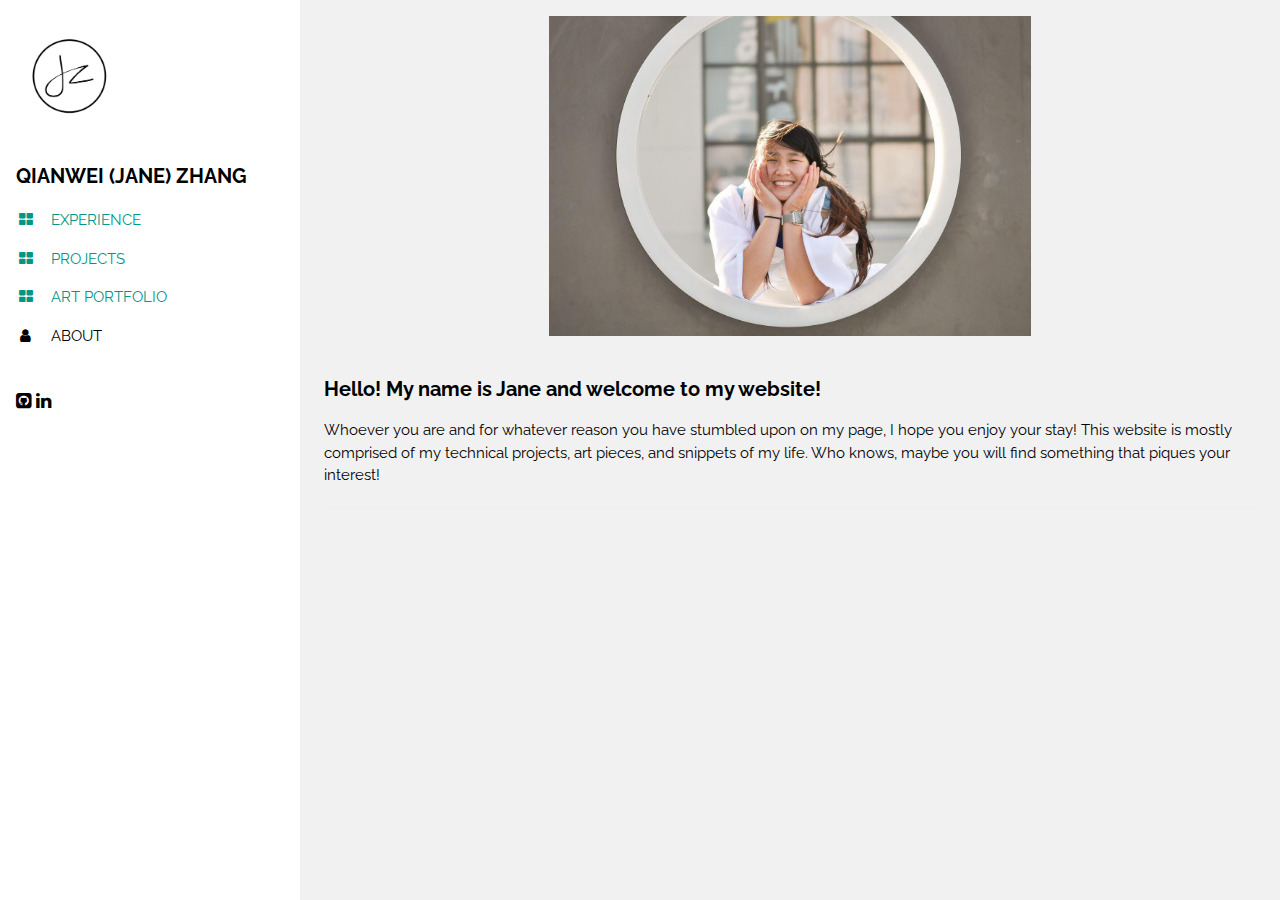
<file: index.html>
<!DOCTYPE html>
<html>
<head>
<title>Jane Zhang Personal Website</title>
<meta charset="UTF-8">
<meta name="viewport" content="width=device-width, initial-scale=1">
<link rel="stylesheet" href="https://www.w3schools.com/w3css/4/w3.css">
<link rel="stylesheet" href="https://fonts.googleapis.com/css?family=Raleway">
<link rel="stylesheet" href="https://cdnjs.cloudflare.com/ajax/libs/font-awesome/4.7.0/css/font-awesome.min.css">
<link rel="stylesheet" href="styles.css">
<style>
body,h1,h2,h3,h4,h5,h6 {font-family: "Raleway", sans-serif}
</style>
</head>
<body class="w3-light-grey w3-content" style="max-width:1600px">

<!-- Sidebar/menu -->
<nav class="w3-sidebar w3-collapse w3-white w3-animate-left" style="z-index:3;width:300px;" id="mySidebar"><br>
  <div class="w3-container">
    <a href="#" onclick="w3_close()" class="w3-hide-large w3-right w3-jumbo w3-padding w3-hover-grey" title="close menu">
      <i class="fa fa-remove"></i>
    </a>
    <a href="home.html"><img src="images/home_logo.png" style="width:40%;" class="w3-round" ></a><br><br>
    <h4><b>QIANWEI (JANE) ZHANG</b></h4>
  </div>
  <div class="w3-bar-block">
    <a href="experience.html" onclick="w3_close()" class="w3-bar-item w3-button w3-padding w3-text-teal"><i class="fa fa-th-large fa-fw w3-margin-right"></i>EXPERIENCE</a> 
    <a href="projects.html" onclick="w3_close()" class="w3-bar-item w3-button w3-padding w3-text-teal"><i class="fa fa-th-large fa-fw w3-margin-right"></i>PROJECTS</a> 
    <a href="art_portfolio.html" onclick="w3_close()" class="w3-bar-item w3-button w3-padding w3-text-teal"><i class="fa fa-th-large fa-fw w3-margin-right"></i>ART PORTFOLIO</a> 
    <a href="about_me.html" onclick="w3_close()" class="w3-bar-item w3-button w3-padding"><i class="fa fa-user fa-fw w3-margin-right"></i>ABOUT<MEnu></MEnu></a> 
  </div>
  <div class="w3-panel w3-large">
    <a href="https://github.com/janezhang10"><i class="fa fa-github-square w3-hover-opacity" ></i></a>
    <a href="https://www.linkedin.com/in/qianwei-z/"><i class="fa fa-linkedin w3-hover-opacity" ></i></a>
  </div>
</nav>

<!-- Overlay effect when opening sidebar on small screens -->
<div class="w3-overlay w3-hide-large w3-animate-opacity" onclick="w3_close()" style="cursor:pointer" title="close side menu" id="myOverlay"></div>

<!-- !PAGE CONTENT! -->
<div class="w3-main" style="margin-left:300px">
  <span class="w3-button w3-hide-large w3-xxlarge w3-hover-text-grey" onclick="w3_open()"><i class="fa fa-bars"></i></span>
  <!-- Images of Me -->
  <div class="w3-row-padding w3-padding-16" id="about">
    <div style="display:block; margin-left:auto; margin-right:auto; width:50%">
      <img src="images/portrait.jpg" alt="Professional Headshot" style="width:100%">
    </div>
  </div>

  <div class="w3-container w3-padding-large">
    <h4><b>Hello! My name is Jane and welcome to my website!</b></h4>
    <p>Whoever you are and for whatever reason you have stumbled upon on my page, I hope you enjoy your stay! This website is mostly comprised of my technical projects, art pieces, and snippets of my life. Who knows, maybe you will find something that piques
      your interest!</p>
    <hr>
  </div>

<!-- End page content -->
</div>

<script>
// Script to open and close sidebar
function w3_open() {
    document.getElementById("mySidebar").style.display = "block";
    document.getElementById("myOverlay").style.display = "block";
}
 
function w3_close() {
    document.getElementById("mySidebar").style.display = "none";
    document.getElementById("myOverlay").style.display = "none";
}
</script>

<!-- <footer class="w3-container w3-padding-32 w3-dark-grey">
  <div class="w3-row-padding">
  </div>
</footer> -->

</body>
</html>
</file>
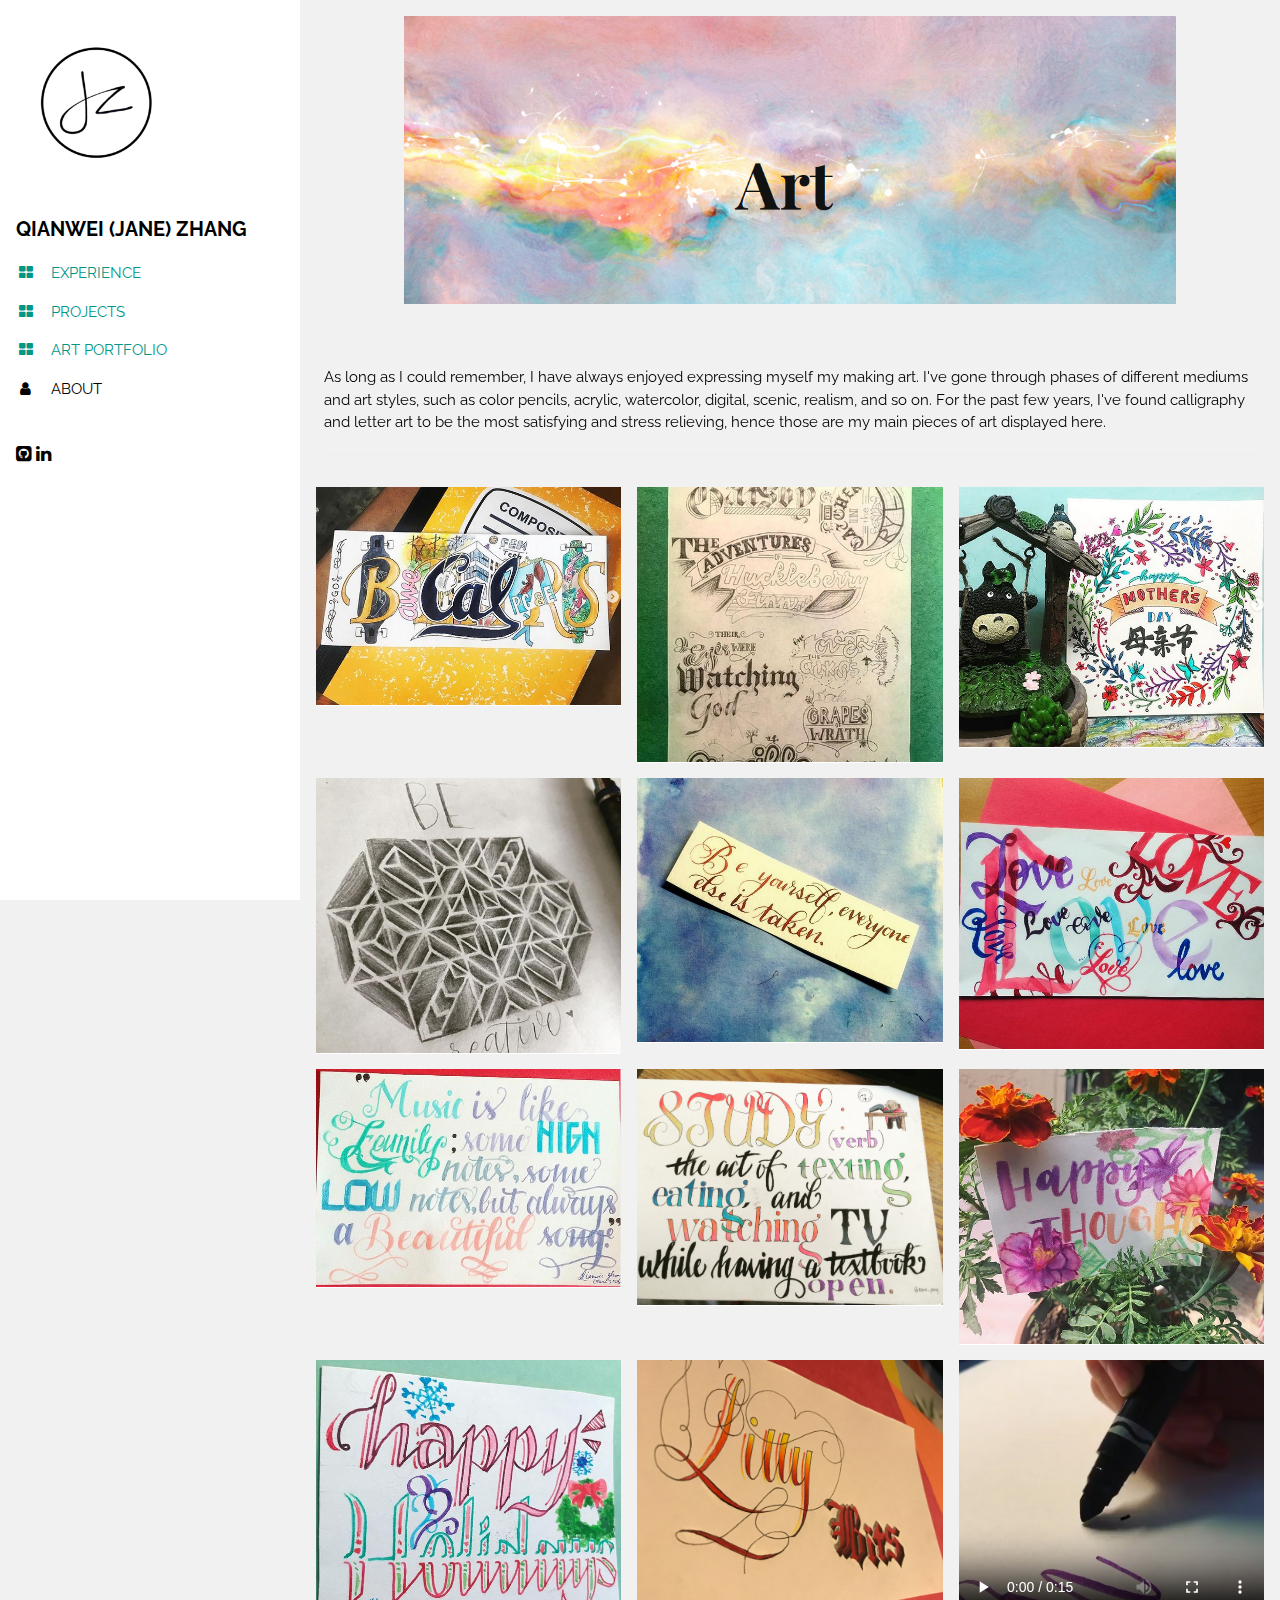
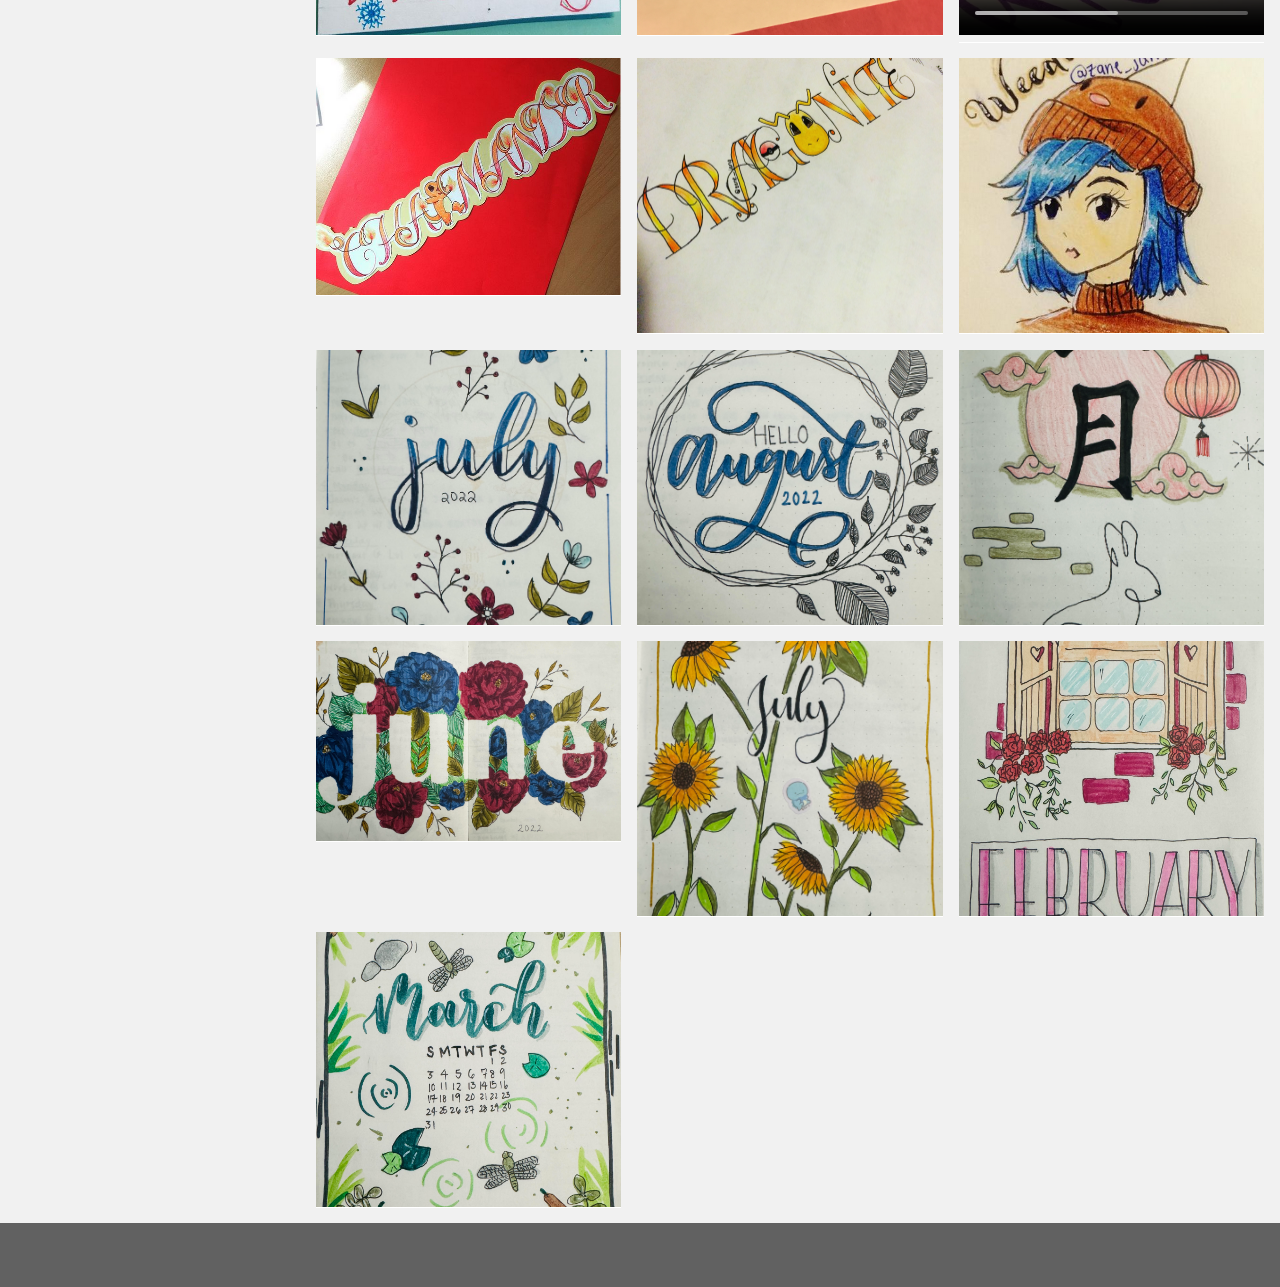
<file: art_portfolio.html>
<!DOCTYPE html>
<html>
<head>
<title>Jane Zhang Personal Website</title>
<meta charset="UTF-8">
<meta name="viewport" content="width=device-width, initial-scale=1">
<link rel="stylesheet" href="https://www.w3schools.com/w3css/4/w3.css">
<link rel="stylesheet" href="https://fonts.googleapis.com/css?family=Raleway">
<link rel="stylesheet" href="https://cdnjs.cloudflare.com/ajax/libs/font-awesome/4.7.0/css/font-awesome.min.css">
<link rel="stylesheet" href="styles.css">
<style>
body,h1,h2,h3,h4,h5,h6 {font-family: "Raleway", sans-serif}
</style>
</head>
<body class="w3-light-grey w3-content" style="max-width:1600px">

<!-- Sidebar/menu -->
<nav class="w3-sidebar w3-collapse w3-white w3-animate-left" style="z-index:3;width:300px;" id="mySidebar"><br>
  <div class="w3-container">
    <a href="#" onclick="w3_close()" class="w3-hide-large w3-right w3-jumbo w3-padding w3-hover-grey" title="close menu">
      <i class="fa fa-remove"></i>
    </a>
    <a href="index.html"><img src="images/home_logo.png" style="width:60%;" class="w3-round" ></a><br><br>
    <h4><b>QIANWEI (JANE) ZHANG</b></h4>
  </div>
  <div class="w3-bar-block">
    <a href="experience.html" onclick="w3_close()" class="w3-bar-item w3-button w3-padding w3-text-teal"><i class="fa fa-th-large fa-fw w3-margin-right"></i>EXPERIENCE</a> 
    <a href="projects.html" onclick="w3_close()" class="w3-bar-item w3-button w3-padding w3-text-teal"><i class="fa fa-th-large fa-fw w3-margin-right"></i>PROJECTS</a> 
    <a href="art_portfolio.html" onclick="w3_close()" class="w3-bar-item w3-button w3-padding w3-text-teal"><i class="fa fa-th-large fa-fw w3-margin-right"></i>ART PORTFOLIO</a> 
    <a href="about_me.html" onclick="w3_close()" class="w3-bar-item w3-button w3-padding"><i class="fa fa-user fa-fw w3-margin-right"></i>ABOUT<MEnu></MEnu></a> 
  </div>
  <div class="w3-panel w3-large">
    <a href="https://github.com/janezhang10"><i class="fa fa-github-square w3-hover-opacity" ></i></a>
    <a href="https://www.linkedin.com/in/qianwei-z/"><i class="fa fa-linkedin w3-hover-opacity" ></i></a>
  </div>
</nav>

<!-- Overlay effect when opening sidebar on small screens -->
<div class="w3-overlay w3-hide-large w3-animate-opacity" onclick="w3_close()" style="cursor:pointer" title="close side menu" id="myOverlay"></div>

<!-- !PAGE CONTENT! -->
<div class="w3-main" style="margin-left:300px">
  
  <span class="w3-button w3-hide-large w3-xxlarge w3-hover-text-grey" onclick="w3_open()"><i class="fa fa-bars"></i></span>
  
  <div class="w3-row-padding w3-padding-16" id="about">
    <div style="display:block; margin-left:auto; margin-right:auto; width:80%">
      <img src="images/art_back.png" alt="art header" style="width:100%">
    </div>
  </div>

  <div class="w3-container w3-padding-large">
    
    <p>As long as I could remember, I have always enjoyed expressing myself my making art. I've gone through phases of
      different mediums and art styles, such as color pencils, acrylic, watercolor, digital, scenic, realism, and so on.
      For the past few years, I've found calligraphy and letter art to be the most satisfying and stress relieving, hence
      those are my main pieces of art displayed here.
    </p>
    <hr>
  </div>

  <div class="w3-row-padding">
    <div class="w3-third w3-container w3-margin-bottom">
      <img src="images/cal.png" alt="cal" class="art-card-image">
      <div class="w3-container w3-white">
        <!-- <p><b>Art</b></p>
        <p>I mostly do calligraphy and lettering but every once in a while I also explore other categories such as abstract and cartoon.
          I am mostly self taught and I learn by looking at online guides and watching process videos.</p> -->
      </div>
    </div>
    <div class="w3-third w3-container w3-margin-bottom">
      <img src="images/apeng.png" alt="AP English books" class="art-card-image">
      <div class="w3-container w3-white">
      </div>
    </div>
    <div class="w3-third w3-container">
      <img src="images/mothers_day.png" alt="mothers day" class="art-card-image">
      <div class="w3-container w3-white">
       </div>
    </div>
  </div>

  <div class="w3-row-padding">
    <div class="w3-third w3-container  w3-margin-bottom" >
      <img src="images/be_creative.png" alt="be creative" class="art-card-image">
      <div class="w3-container w3-white">
      </div>
    </div>

    <div class="w3-third w3-container  w3-margin-bottom" >
      <img src="images/be_yourself.png" alt="be yourself" class="art-card-image">
      <div class="w3-container w3-white">
      </div>
    </div>

    <div class="w3-third w3-container  w3-margin-bottom" >
      <img src="images/love.png" alt="love" class="art-card-image">
      <div class="w3-container w3-white">
      </div>
    </div>
  </div>

  <div class="w3-row-padding">
    <div class="w3-third w3-container  w3-margin-bottom" >
      <img src="images/music.png" alt="music quote" class="art-card-image">
      <div class="w3-container w3-white">
      </div>
    </div>

    <div class="w3-third w3-container  w3-margin-bottom" >
      <img src="images/study.JPG" alt="study quote" class="art-card-image">
      <div class="w3-container w3-white">
      </div>
    </div>

    <div class="w3-third w3-container  w3-margin-bottom" >
      <img src="images/happy_thought.png" alt="happy thoughts" class="art-card-image">
      <div class="w3-container w3-white">
      </div>
    </div>
  </div>

  <div class="w3-row-padding">
    <div class="w3-third w3-container  w3-margin-bottom" >
      <img src="images/happy_holiday.png" alt="happy holiday" class="art-card-image">
      <div class="w3-container w3-white">
      </div>
    </div>

    <div class="w3-third w3-container  w3-margin-bottom" >
      <img src="images/litty.JPG" alt="litty bits" class="art-card-image">
      <div class="w3-container w3-white">
      </div>
    </div>

    <div class="w3-third w3-container  w3-margin-bottom" >
      <video autoplay loop controls class="art-card-image">
        <source src="images/magn.mp4" type="video/mp4"/>
      </video>
      <div class="w3-container w3-white">
      </div>
    </div>
  </div>

  <div class="w3-row-padding">
    <div class="w3-third w3-container  w3-margin-bottom" >
      <img src="images/charmander.png" alt="charmander" class="art-card-image">
      <div class="w3-container w3-white">
      </div>
    </div>

    <div class="w3-third w3-container  w3-margin-bottom" >
      <img src="images/dragonite.JPG" alt="dragonite" class="art-card-image">
      <div class="w3-container w3-white">
      </div>
    </div>

    <div class="w3-third w3-container  w3-margin-bottom" >
      <img src="images/weedle.png" alt="weedle" class="art-card-image">
      <div class="w3-container w3-white">
      </div>
    </div>
  </div>

  <div class="w3-row-padding">
    <div class="w3-third w3-container  w3-margin-bottom" >
      <img src="images/july2022.jpg" alt="june 2022" class="art-card-image">
      <div class="w3-container w3-white">
      </div>
    </div>

    <div class="w3-third w3-container  w3-margin-bottom" >
      <img src="images/aug2022.jpg" alt="august 2022" class="art-card-image">
      <div class="w3-container w3-white">
      </div>
    </div>

    <div class="w3-third w3-container  w3-margin-bottom" >
      <img src="images/jan2023.jpg" alt="january 2023" class="art-card-image">
      <div class="w3-container w3-white">
      </div>
    </div>
  </div>

  <div class="w3-row-padding">
    <div class="w3-third w3-container  w3-margin-bottom" >
      <img src="images/june2023.jpg" alt="june 2023" class="art-card-image">
      <div class="w3-container w3-white">
      </div>
    </div>

    <div class="w3-third w3-container  w3-margin-bottom" >
      <img src="images/july2023.jpg" alt="july 2023" class="art-card-image">
      <div class="w3-container w3-white">
      </div>
    </div>

    <div class="w3-third w3-container  w3-margin-bottom" >
      <img src="images/feb2024.jpg" alt="february 2024" class=" art-card-image">
      <div class="w3-container w3-white">
      </div>
    </div>
  </div>

  <div class="w3-row-padding">
    <div class="w3-third w3-container  w3-margin-bottom" >
      <img src="images/mar2024.jpg" alt="march 2024" class="art-card-image">
      <div class="w3-container w3-white">
      </div>
    </div>
  </div>
    
<!-- End page content -->
</div>

<script>
// Script to open and close sidebar
function w3_open() {
    document.getElementById("mySidebar").style.display = "block";
    document.getElementById("myOverlay").style.display = "block";
}
 
function w3_close() {
    document.getElementById("mySidebar").style.display = "none";
    document.getElementById("myOverlay").style.display = "none";
}
</script>

<footer class="w3-container w3-padding-32 w3-dark-grey">
  <div class="w3-row-padding">
  </div>
</footer>

</body>
</html>
</file>
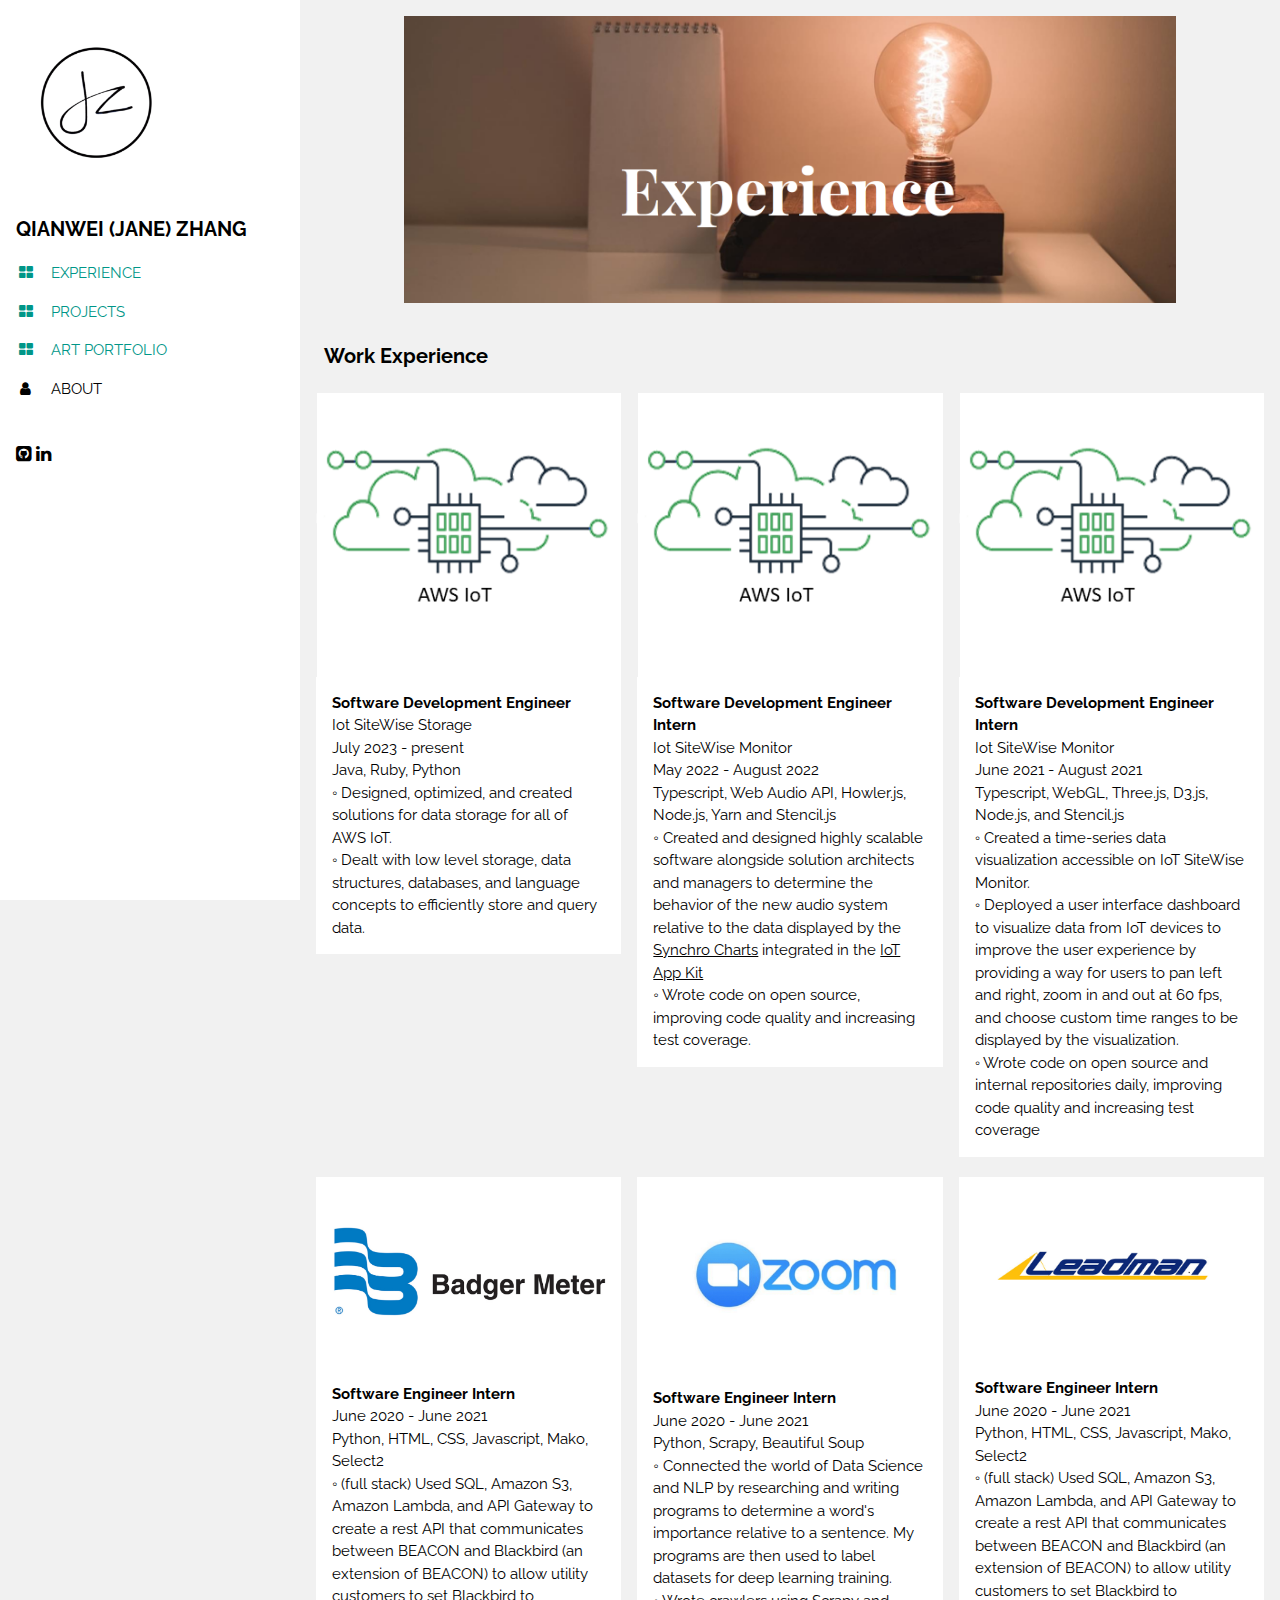
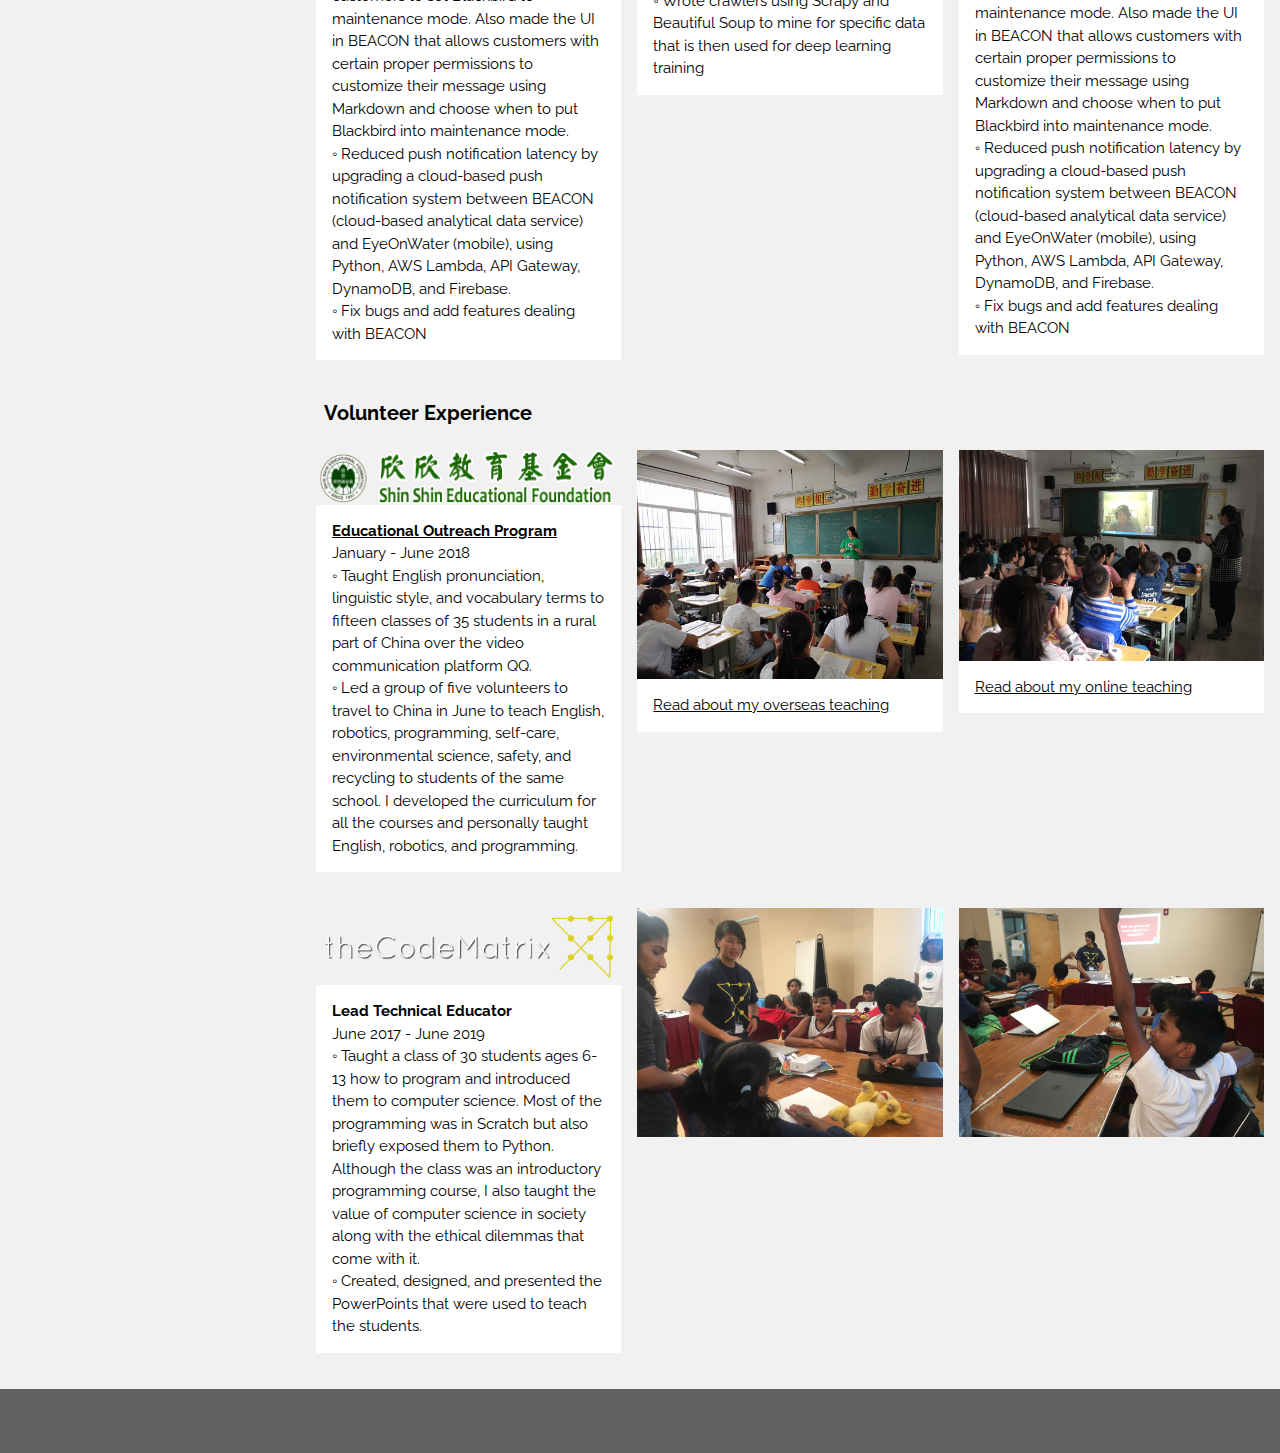
<file: classes.html>
<!DOCTYPE html>
<html>
<head>
<title>Jane Zhang Personal Website</title>
<meta charset="UTF-8">
<meta name="viewport" content="width=device-width, initial-scale=1">
<link rel="stylesheet" href="https://www.w3schools.com/w3css/4/w3.css">
<link rel="stylesheet" href="https://fonts.googleapis.com/css?family=Raleway">
<link rel="stylesheet" href="https://cdnjs.cloudflare.com/ajax/libs/font-awesome/4.7.0/css/font-awesome.min.css">
<link rel="stylesheet" href="styles.css">
<style>
body,h1,h2,h3,h4,h5,h6 {font-family: "Raleway", sans-serif}
</style>
</head>
<body class="w3-light-grey w3-content" style="max-width:1600px">

<!-- Sidebar/menu -->
<nav class="w3-sidebar w3-collapse w3-white w3-animate-left" style="z-index:3;width:300px;" id="mySidebar"><br>
  <div class="w3-container">
    <a href="#" onclick="w3_close()" class="w3-hide-large w3-right w3-jumbo w3-padding w3-hover-grey" title="close menu">
      <i class="fa fa-remove"></i>
    </a>
    <a href="home.html"><img src="images/home_logo.png" style="width:60%;" class="w3-round" ></a><br><br>
    <h4><b>QIANWEI (JANE) ZHANG</b></h4>
  </div>
  <div class="w3-bar-block">
    <a href="experience.html" onclick="w3_close()" class="w3-bar-item w3-button w3-padding w3-text-teal"><i class="fa fa-th-large fa-fw w3-margin-right"></i>EXPERIENCE</a> 
    <a href="projects.html" onclick="w3_close()" class="w3-bar-item w3-button w3-padding w3-text-teal"><i class="fa fa-th-large fa-fw w3-margin-right"></i>PROJECTS</a> 
    <a href="art_portfolio.html" onclick="w3_close()" class="w3-bar-item w3-button w3-padding w3-text-teal"><i class="fa fa-th-large fa-fw w3-margin-right"></i>ART PORTFOLIO</a> 
    <a href="about_me.html" onclick="w3_close()" class="w3-bar-item w3-button w3-padding"><i class="fa fa-user fa-fw w3-margin-right"></i>ABOUT<MEnu></MEnu></a> 
  </div>
  <div class="w3-panel w3-large">
    <a href="https://github.com/janezhang10"><i class="fa fa-github-square w3-hover-opacity" ></i></a>
    <a href="https://www.linkedin.com/in/qianwei-z/"><i class="fa fa-linkedin w3-hover-opacity" ></i></a>
  </div>
</nav>

<!-- Overlay effect when opening sidebar on small screens -->
<div class="w3-overlay w3-hide-large w3-animate-opacity" onclick="w3_close()" style="cursor:pointer" title="close side menu" id="myOverlay"></div>

<!-- !PAGE CONTENT! -->
<div class="w3-main" style="margin-left:300px">
  
  <span class="w3-button w3-hide-large w3-xxlarge w3-hover-text-grey" onclick="w3_open()"><i class="fa fa-bars"></i></span>
  
  <div class="w3-row-padding w3-padding-16" id="about">
    <div style="display:block; margin-left:auto; margin-right:auto; width:80%">
      <img src="images/exp_back.png" alt="work experience header" style="width:100%">
    </div>
  </div>

  <div class="w3-container w3-padding-large">
    <h4><b>Work Experience</b></h4>
  </div>

  <div class="w3-row-padding" style="margin-bottom: 20px;">
    <div class="w3-third w3-container w3-margin-bottom">
      <img src="images/aws_iot.png" alt="amazon web service logo" class="w3-hover-opacity card-image">
      <div class="w3-container w3-white">
        <p><b>Software Development Engineer</b><br>
          Iot SiteWise Storage<br>
          July 2023 - present<br>
          Java, Ruby, Python<br>
           ◦ Designed, optimized, and created solutions for data storage for all of AWS IoT.<br>
           ◦ Dealt with low level storage, data structures, databases, and language concepts to
          efficiently store and query data.
        </p>
      </div>
    </div>
    <div class="w3-third w3-container w3-margin-bottom">
      <img src="images/aws_iot.png" alt="amazon web service logo" class="w3-hover-opacity card-image">
      <div class="w3-container w3-white">
        <p><b>Software Development Engineer Intern</b><br>
          Iot SiteWise Monitor<br> 
          May 2022 - August 2022<br>
          Typescript, Web Audio API, Howler.js, Node.js, Yarn and Stencil.js<br>
          ◦ Created and designed highly scalable software alongside solution architects and managers to determine the behavior of the new
            audio system relative to the data displayed by the <a href="https://synchrocharts.com">Synchro Charts</a>
            integrated in the <a href="https://github.com/awslabs/iot-app-kit">IoT App Kit</a><br>
          ◦ Wrote code on open source, improving code quality and increasing test coverage.
        </p>
      </div>
    </div>
    <div class="w3-third w3-container">
      <img src="images/aws_iot.png" alt="amazon web service logo" class="w3-hover-opacity card-image">
      <div class="w3-container w3-white">
        <p><b>Software Development Engineer Intern</b><br>
          Iot SiteWise Monitor<br> 
          June 2021 - August 2021<br>
          Typescript, WebGL, Three.js, D3.js, Node.js, and Stencil.js<br>
          ◦ Created a time-series data visualization accessible on IoT SiteWise Monitor.<br>
          ◦ Deployed a user interface dashboard to visualize data from IoT devices to improve the user experience by providing
          a way for users to pan left and right, zoom in and out at 60 fps, and choose custom time ranges to be displayed by
          the visualization.<br>
          ◦ Wrote code on open source and internal repositories daily, improving code quality and increasing test coverage<br>
        </p>
      </div>
    </div>
  </div>

  <div class="w3-row-padding">
    <div class="w3-third w3-container  w3-margin-bottom" >
      <img src="images/badger_meter2.png" alt="Badger Meter logo" class="w3-hover-opacity card-image">
      <div class="w3-container w3-white">
        <p><b>Software Engineer Intern</b><br>
          June 2020 - June 2021<br>
          Python, HTML, CSS, Javascript, Mako, Select2<br>
          ◦ (full stack) Used SQL, Amazon S3, Amazon Lambda, and API Gateway to create a rest API that communicates between BEACON
          and Blackbird (an extension of BEACON) to allow utility customers to set Blackbird to maintenance mode. Also made the UI
          in BEACON that allows customers with certain proper permissions to customize their message using Markdown and choose when
          to put Blackbird into maintenance mode.<br>
          ◦ Reduced push notification latency by upgrading a cloud-based push notification system between BEACON
          (cloud-based analytical data service) and EyeOnWater (mobile), using Python, AWS Lambda, API Gateway,
          DynamoDB, and Firebase.<br>
          ◦ Fix bugs and add features dealing with BEACON 
        </p>
      </div>
    </div>
    <div class="w3-third w3-container  w3-margin-bottom" >
      <img src="images/zoom.png" alt="Zoom logo" class="w3-hover-opacity card-image">
      <div class="w3-container w3-white">
        <p><b>Software Engineer Intern</b><br>
          June 2020 - June 2021<br>
          Python, Scrapy, Beautiful Soup<br>
          ◦ Connected the world of Data Science and NLP by researching and writing programs to determine a word's
          importance relative to a sentence. My programs are then used to label datasets for deep learning training.<br>
          ◦ Wrote crawlers using Scrapy and Beautiful Soup to mine for specific data that is then used for deep learning training<br>
        </p>
      </div>
    </div>
    <div class="w3-third w3-container  w3-margin-bottom" >
      <img src="images/leadman_logo.png" alt="Badger Meter logo" class="w3-hover-opacity card-image">
      <div class="w3-container w3-white">
        <p><b>Software Engineer Intern</b><br>
          June 2020 - June 2021<br>
          Python, HTML, CSS, Javascript, Mako, Select2<br>
          ◦ (full stack) Used SQL, Amazon S3, Amazon Lambda, and API Gateway to create a rest API that communicates between BEACON
          and Blackbird (an extension of BEACON) to allow utility customers to set Blackbird to maintenance mode. Also made the UI
          in BEACON that allows customers with certain proper permissions to customize their message using Markdown and choose when
          to put Blackbird into maintenance mode.<br>
          ◦ Reduced push notification latency by upgrading a cloud-based push notification system between BEACON
          (cloud-based analytical data service) and EyeOnWater (mobile), using Python, AWS Lambda, API Gateway,
          DynamoDB, and Firebase.<br>
          ◦ Fix bugs and add features dealing with BEACON 
        </p>
      </div>
    </div>
  </div>

  <div class="w3-container w3-padding-large">
    <h4><b>Volunteer Experience</b></h4>
  </div>

  <div class="w3-row-padding" style="margin-bottom: 20px;">
    <div class="w3-third w3-container w3-margin-bottom">
      <img src="images/shinshin.png" alt="shin shin logo" class="w3-hover-opacity card-image">
      <div class="w3-container w3-white">
        <p><b><a href="https://shinshinyouthgroup.weebly.com/2018-cultural-exchange.html">Educational Outreach Program</a></b><br>
          January - June 2018<br>
           ◦ Taught English pronunciation, linguistic style, and vocabulary terms to fifteen classes of 35 students in a rural part of
           China  over the video communication platform QQ.<br>
           ◦ Led a group of five volunteers to travel to China in June to teach English, robotics, programming, self-care, environmental
           science, safety, and recycling to students of the same school. I developed the curriculum for all the courses and personally
           taught English, robotics, and programming.<br>
        </p>
      </div>
    </div>

    <div class="w3-third w3-container w3-margin-bottom">
      <img src="images/teaching.jpg" alt="Jane teaching in person" class="w3-hover-opacity volunteer-card-image">
      <div class="w3-container w3-white">
        <p>
           <a href="https://shinshinyouthgroup.weebly.com/jane-zhang-maanshan.html">Read about my overseas teaching</a>
        </p>
      </div>
    </div>

    <div class="w3-third w3-container w3-margin-bottom">
      <img src="images/shinshin_online.png" alt="Jane teaching online" class="w3-hover-opacity volunteer-card-image">
      <div class="w3-container w3-white">
        <p>
           <a href="https://shinshinyouthgroup.weebly.com/learning-beyond-borders.html">Read about my online teaching</a>
        </p>
      </div>
    </div>
  </div>

  <div class="w3-row-padding" style="margin-bottom: 20px;">
    <div class="w3-third w3-container w3-margin-bottom">
      <img src="images/codematrix4.png" alt="The Code Matrix logo" class="w3-hover-opacity card-image">
      <div class="w3-container w3-white">
        <p><b>Lead Technical Educator</b><br>
          June 2017 -  June 2019<br>
           ◦ Taught a class of 30 students ages 6-13 how to program and introduced them to computer science. Most of the programming was
           in Scratch but also briefly exposed them to Python.  Although the class was an introductory programming course, I also taught
           the value of computer science in society along with the ethical dilemmas that come with it.<br>
           ◦ Created, designed, and presented the PowerPoints that were used to teach the students.<br>
        </p>
      </div>
    </div>

    <div class="w3-third w3-container w3-margin-bottom">
      <img src="images/codeMatrix1.jpg" alt="Jane teaching for Code Matrix" class="w3-hover-opacity volunteer-card-image">
    </div>

    <div class="w3-third w3-container w3-margin-bottom">
      <img src="images/codeMatrix2.jpg" alt="Students of Code Matrix" class="w3-hover-opacity volunteer-card-image">
      </div>
    </div>
  </div>
    
<!-- End page content -->
</div>

<script>
// Script to open and close sidebar
function w3_open() {
    document.getElementById("mySidebar").style.display = "block";
    document.getElementById("myOverlay").style.display = "block";
}
 
function w3_close() {
    document.getElementById("mySidebar").style.display = "none";
    document.getElementById("myOverlay").style.display = "none";
}
</script>

<footer class="w3-container w3-padding-32 w3-dark-grey">
  <div class="w3-row-padding">
  </div>
</footer>

</body>
</html>
</file>
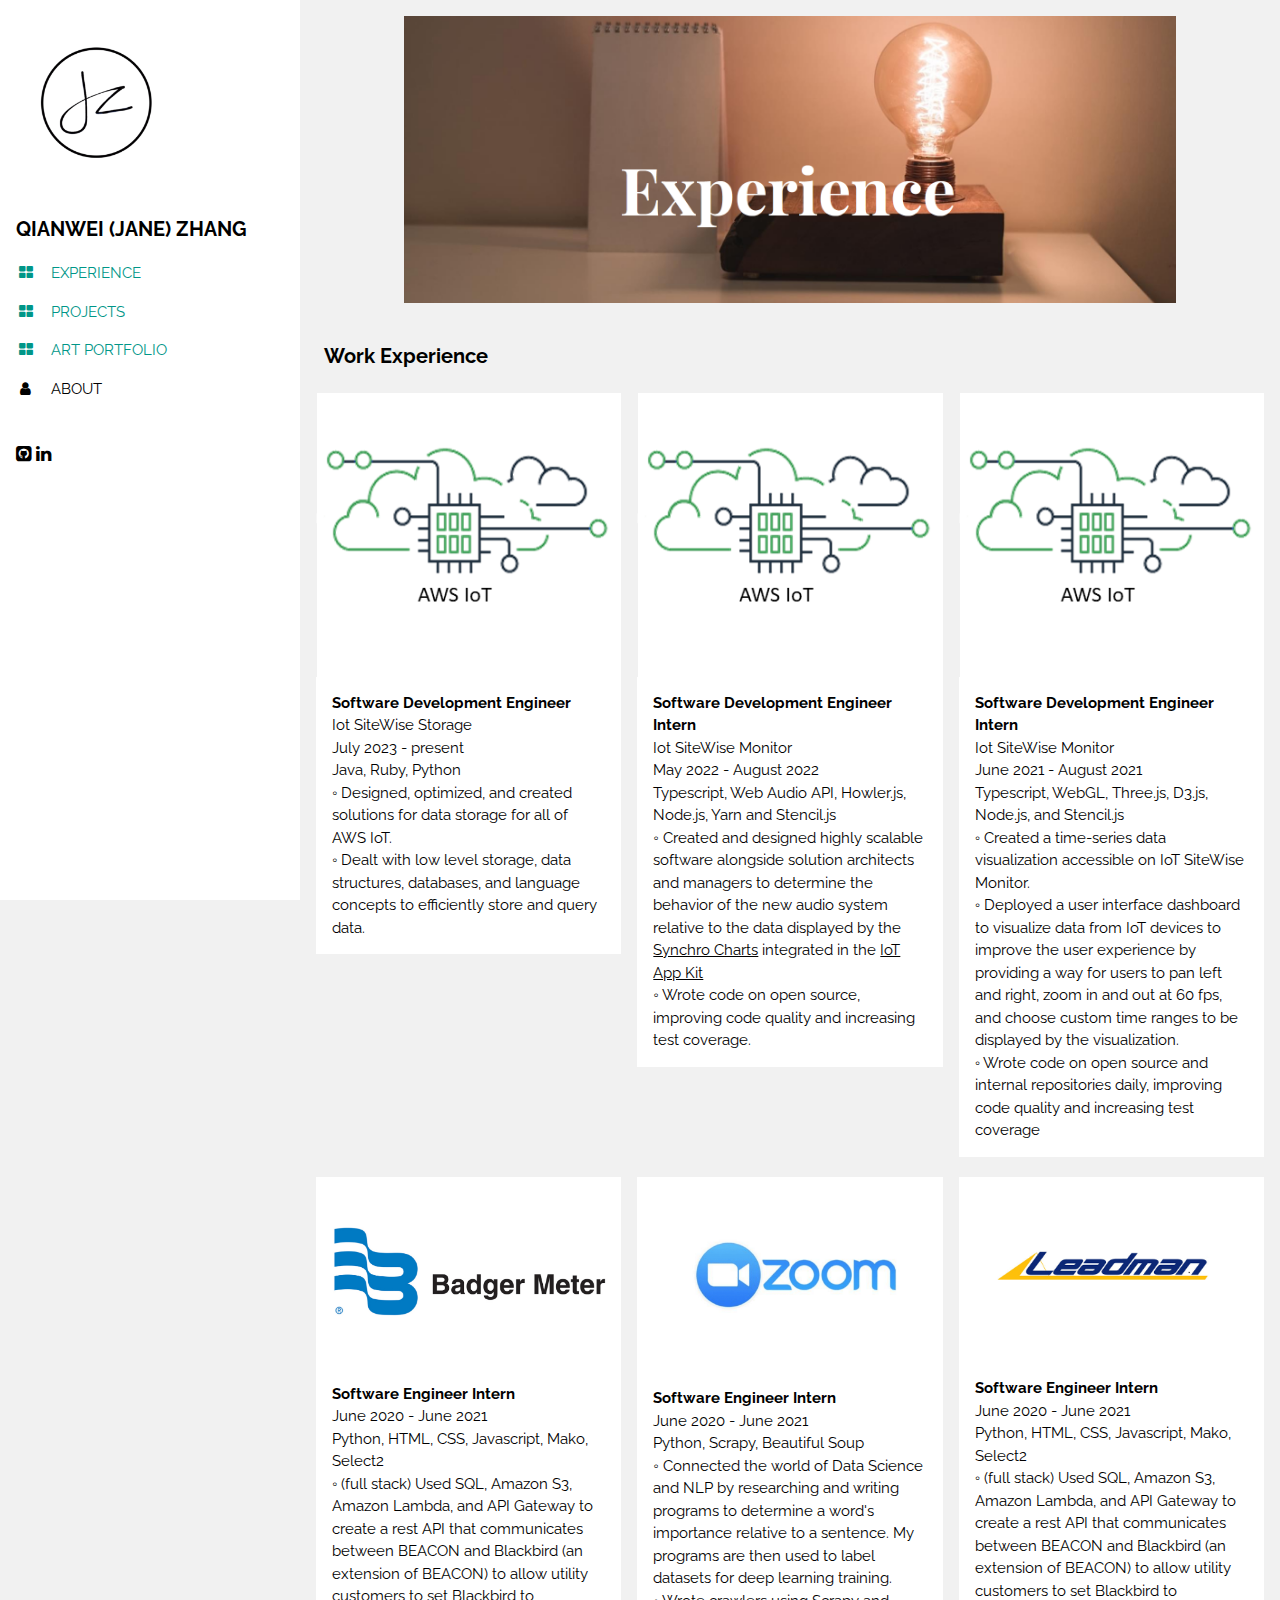
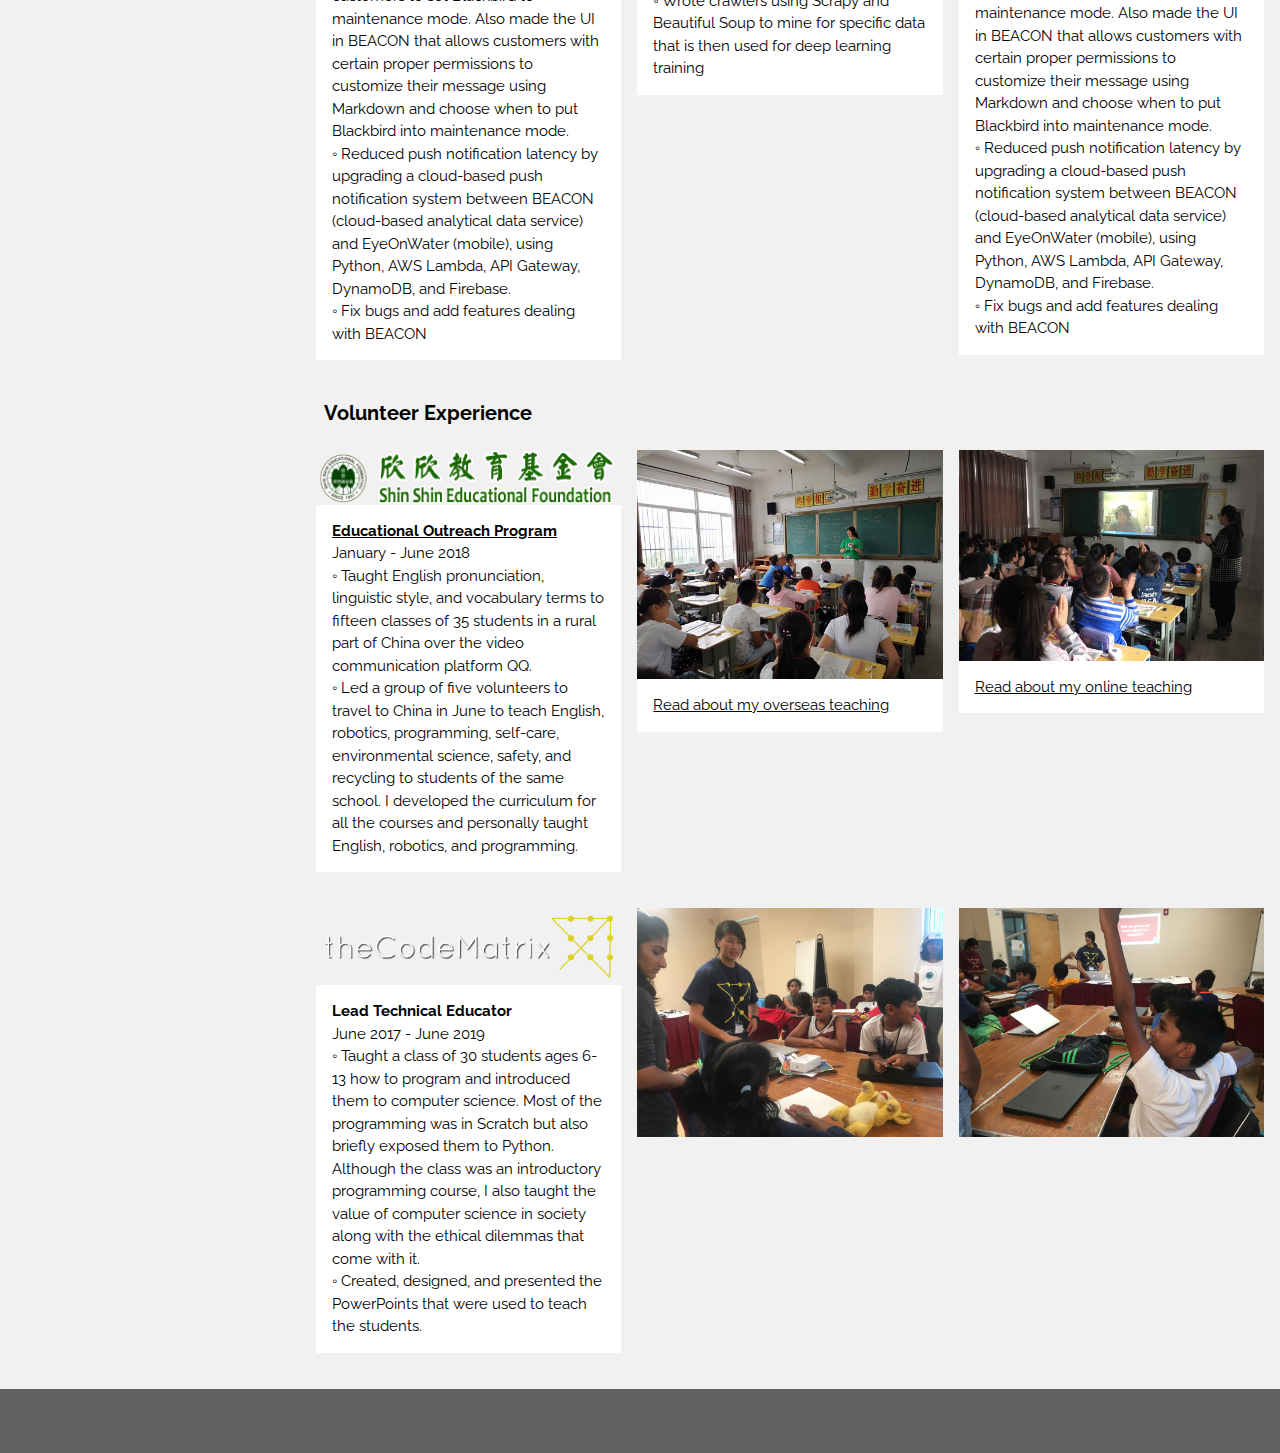
<file: experience.html>
<!DOCTYPE html>
<html>
<head>
<title>Jane Zhang Personal Website</title>
<meta charset="UTF-8">
<meta name="viewport" content="width=device-width, initial-scale=1">
<link rel="stylesheet" href="https://www.w3schools.com/w3css/4/w3.css">
<link rel="stylesheet" href="https://fonts.googleapis.com/css?family=Raleway">
<link rel="stylesheet" href="https://cdnjs.cloudflare.com/ajax/libs/font-awesome/4.7.0/css/font-awesome.min.css">
<link rel="stylesheet" href="styles.css">
<style>
body,h1,h2,h3,h4,h5,h6 {font-family: "Raleway", sans-serif}
</style>
</head>
<body class="w3-light-grey w3-content" style="max-width:1600px">

<!-- Sidebar/menu -->
<nav class="w3-sidebar w3-collapse w3-white w3-animate-left" style="z-index:3;width:300px;" id="mySidebar"><br>
  <div class="w3-container">
    <a href="#" onclick="w3_close()" class="w3-hide-large w3-right w3-jumbo w3-padding w3-hover-grey" title="close menu">
      <i class="fa fa-remove"></i>
    </a>
    <a href="index.html"><img src="images/home_logo.png" style="width:60%;" class="w3-round" ></a><br><br>
    <h4><b>QIANWEI (JANE) ZHANG</b></h4>
  </div>
  <div class="w3-bar-block">
    <a href="experience.html" onclick="w3_close()" class="w3-bar-item w3-button w3-padding w3-text-teal"><i class="fa fa-th-large fa-fw w3-margin-right"></i>EXPERIENCE</a> 
    <a href="projects.html" onclick="w3_close()" class="w3-bar-item w3-button w3-padding w3-text-teal"><i class="fa fa-th-large fa-fw w3-margin-right"></i>PROJECTS</a> 
    <a href="art_portfolio.html" onclick="w3_close()" class="w3-bar-item w3-button w3-padding w3-text-teal"><i class="fa fa-th-large fa-fw w3-margin-right"></i>ART PORTFOLIO</a> 
    <a href="about_me.html" onclick="w3_close()" class="w3-bar-item w3-button w3-padding"><i class="fa fa-user fa-fw w3-margin-right"></i>ABOUT<MEnu></MEnu></a> 
  </div>
  <div class="w3-panel w3-large">
    <a href="https://github.com/janezhang10"><i class="fa fa-github-square w3-hover-opacity" ></i></a>
    <a href="https://www.linkedin.com/in/qianwei-z/"><i class="fa fa-linkedin w3-hover-opacity" ></i></a>
  </div>
</nav>

<!-- Overlay effect when opening sidebar on small screens -->
<div class="w3-overlay w3-hide-large w3-animate-opacity" onclick="w3_close()" style="cursor:pointer" title="close side menu" id="myOverlay"></div>

<!-- !PAGE CONTENT! -->
<div class="w3-main" style="margin-left:300px">
  
  <span class="w3-button w3-hide-large w3-xxlarge w3-hover-text-grey" onclick="w3_open()"><i class="fa fa-bars"></i></span>
  
  <div class="w3-row-padding w3-padding-16" id="about">
    <div style="display:block; margin-left:auto; margin-right:auto; width:80%">
      <img src="images/exp_back.png" alt="work experience header" style="width:100%">
    </div>
  </div>

  <div class="w3-container w3-padding-large">
    <h4><b>Work Experience</b></h4>
  </div>

  <div class="w3-row-padding" style="margin-bottom: 20px;">
    <div class="w3-third w3-container w3-margin-bottom">
      <img src="images/aws_iot.png" alt="amazon web service logo" class="card-image">
      <div class="w3-container w3-white">
        <p><b>Software Development Engineer</b><br>
          Iot SiteWise Storage<br>
          July 2023 - present<br>
          Java, Ruby, Python<br>
           ◦ Designed, optimized, and created solutions for data storage for all of AWS IoT.<br>
           ◦ Dealt with low level storage, data structures, databases, and language concepts to
          efficiently store and query data.
        </p>
      </div>
    </div>
    <div class="w3-third w3-container w3-margin-bottom">
      <img src="images/aws_iot.png" alt="amazon web service logo" class="card-image">
      <div class="w3-container w3-white">
        <p><b>Software Development Engineer Intern</b><br>
          Iot SiteWise Monitor<br> 
          May 2022 - August 2022<br>
          Typescript, Web Audio API, Howler.js, Node.js, Yarn and Stencil.js<br>
          ◦ Created and designed highly scalable software alongside solution architects and managers to determine the behavior of the new
            audio system relative to the data displayed by the <a href="https://synchrocharts.com">Synchro Charts</a>
            integrated in the <a href="https://github.com/awslabs/iot-app-kit">IoT App Kit</a><br>
          ◦ Wrote code on open source, improving code quality and increasing test coverage.
        </p>
      </div>
    </div>
    <div class="w3-third w3-container">
      <img src="images/aws_iot.png" alt="amazon web service logo" class="card-image">
      <div class="w3-container w3-white">
        <p><b>Software Development Engineer Intern</b><br>
          Iot SiteWise Monitor<br> 
          June 2021 - August 2021<br>
          Typescript, WebGL, Three.js, D3.js, Node.js, and Stencil.js<br>
          ◦ Created a time-series data visualization accessible on IoT SiteWise Monitor.<br>
          ◦ Deployed a user interface dashboard to visualize data from IoT devices to improve the user experience by providing
          a way for users to pan left and right, zoom in and out at 60 fps, and choose custom time ranges to be displayed by
          the visualization.<br>
          ◦ Wrote code on open source and internal repositories daily, improving code quality and increasing test coverage<br>
        </p>
      </div>
    </div>
  </div>

  <div class="w3-row-padding">
    <div class="w3-third w3-container  w3-margin-bottom" >
      <img src="images/badger_meter2.png" alt="Badger Meter logo" class="card-image">
      <div class="w3-container w3-white">
        <p><b>Software Engineer Intern</b><br>
          June 2020 - June 2021<br>
          Python, HTML, CSS, Javascript, Mako, Select2<br>
          ◦ (full stack) Used SQL, Amazon S3, Amazon Lambda, and API Gateway to create a rest API that communicates between BEACON
          and Blackbird (an extension of BEACON) to allow utility customers to set Blackbird to maintenance mode. Also made the UI
          in BEACON that allows customers with certain proper permissions to customize their message using Markdown and choose when
          to put Blackbird into maintenance mode.<br>
          ◦ Reduced push notification latency by upgrading a cloud-based push notification system between BEACON
          (cloud-based analytical data service) and EyeOnWater (mobile), using Python, AWS Lambda, API Gateway,
          DynamoDB, and Firebase.<br>
          ◦ Fix bugs and add features dealing with BEACON 
        </p>
      </div>
    </div>
    <div class="w3-third w3-container  w3-margin-bottom" >
      <img src="images/zoom.png" alt="Zoom logo" class="card-image">
      <div class="w3-container w3-white">
        <p><b>Software Engineer Intern</b><br>
          June 2020 - June 2021<br>
          Python, Scrapy, Beautiful Soup<br>
          ◦ Connected the world of Data Science and NLP by researching and writing programs to determine a word's
          importance relative to a sentence. My programs are then used to label datasets for deep learning training.<br>
          ◦ Wrote crawlers using Scrapy and Beautiful Soup to mine for specific data that is then used for deep learning training<br>
        </p>
      </div>
    </div>
    <div class="w3-third w3-container  w3-margin-bottom" >
      <img src="images/leadman_logo.png" alt="Badger Meter logo" class="card-image">
      <div class="w3-container w3-white">
        <p><b>Software Engineer Intern</b><br>
          June 2020 - June 2021<br>
          Python, HTML, CSS, Javascript, Mako, Select2<br>
          ◦ (full stack) Used SQL, Amazon S3, Amazon Lambda, and API Gateway to create a rest API that communicates between BEACON
          and Blackbird (an extension of BEACON) to allow utility customers to set Blackbird to maintenance mode. Also made the UI
          in BEACON that allows customers with certain proper permissions to customize their message using Markdown and choose when
          to put Blackbird into maintenance mode.<br>
          ◦ Reduced push notification latency by upgrading a cloud-based push notification system between BEACON
          (cloud-based analytical data service) and EyeOnWater (mobile), using Python, AWS Lambda, API Gateway,
          DynamoDB, and Firebase.<br>
          ◦ Fix bugs and add features dealing with BEACON 
        </p>
      </div>
    </div>
  </div>

  <div class="w3-container w3-padding-large">
    <h4><b>Volunteer Experience</b></h4>
  </div>

  <div class="w3-row-padding" style="margin-bottom: 20px;">
    <div class="w3-third w3-container w3-margin-bottom">
      <img src="images/shinshin.png" alt="shin shin logo" class="card-image">
      <div class="w3-container w3-white">
        <p><b><a href="https://shinshinyouthgroup.weebly.com/2018-cultural-exchange.html">Educational Outreach Program</a></b><br>
          January - June 2018<br>
           ◦ Taught English pronunciation, linguistic style, and vocabulary terms to fifteen classes of 35 students in a rural part of
           China  over the video communication platform QQ.<br>
           ◦ Led a group of five volunteers to travel to China in June to teach English, robotics, programming, self-care, environmental
           science, safety, and recycling to students of the same school. I developed the curriculum for all the courses and personally
           taught English, robotics, and programming.<br>
        </p>
      </div>
    </div>

    <div class="w3-third w3-container w3-margin-bottom">
      <img src="images/teaching.jpg" alt="Jane teaching in person" class="volunteer-card-image">
      <div class="w3-container w3-white">
        <p>
           <a href="https://shinshinyouthgroup.weebly.com/jane-zhang-maanshan.html">Read about my overseas teaching</a>
        </p>
      </div>
    </div>

    <div class="w3-third w3-container w3-margin-bottom">
      <img src="images/shinshin_online.png" alt="Jane teaching online" class="volunteer-card-image">
      <div class="w3-container w3-white">
        <p>
           <a href="https://shinshinyouthgroup.weebly.com/learning-beyond-borders.html">Read about my online teaching</a>
        </p>
      </div>
    </div>
  </div>

  <div class="w3-row-padding" style="margin-bottom: 20px;">
    <div class="w3-third w3-container w3-margin-bottom">
      <img src="images/codematrix4.png" alt="The Code Matrix logo" class="card-image">
      <div class="w3-container w3-white">
        <p><b>Lead Technical Educator</b><br>
          June 2017 -  June 2019<br>
           ◦ Taught a class of 30 students ages 6-13 how to program and introduced them to computer science. Most of the programming was
           in Scratch but also briefly exposed them to Python.  Although the class was an introductory programming course, I also taught
           the value of computer science in society along with the ethical dilemmas that come with it.<br>
           ◦ Created, designed, and presented the PowerPoints that were used to teach the students.<br>
        </p>
      </div>
    </div>

    <div class="w3-third w3-container w3-margin-bottom">
      <img src="images/codeMatrix1.jpg" alt="Jane teaching for Code Matrix" class="volunteer-card-image">
    </div>

    <div class="w3-third w3-container w3-margin-bottom">
      <img src="images/codeMatrix2.jpg" alt="Students of Code Matrix" class="volunteer-card-image">
      </div>
    </div>
  </div>
    
<!-- End page content -->
</div>

<script>
// Script to open and close sidebar
function w3_open() {
    document.getElementById("mySidebar").style.display = "block";
    document.getElementById("myOverlay").style.display = "block";
}
 
function w3_close() {
    document.getElementById("mySidebar").style.display = "none";
    document.getElementById("myOverlay").style.display = "none";
}
</script>

<footer class="w3-container w3-padding-32 w3-dark-grey">
  <div class="w3-row-padding">
  </div>
</footer>

</body>
</html>
</file>
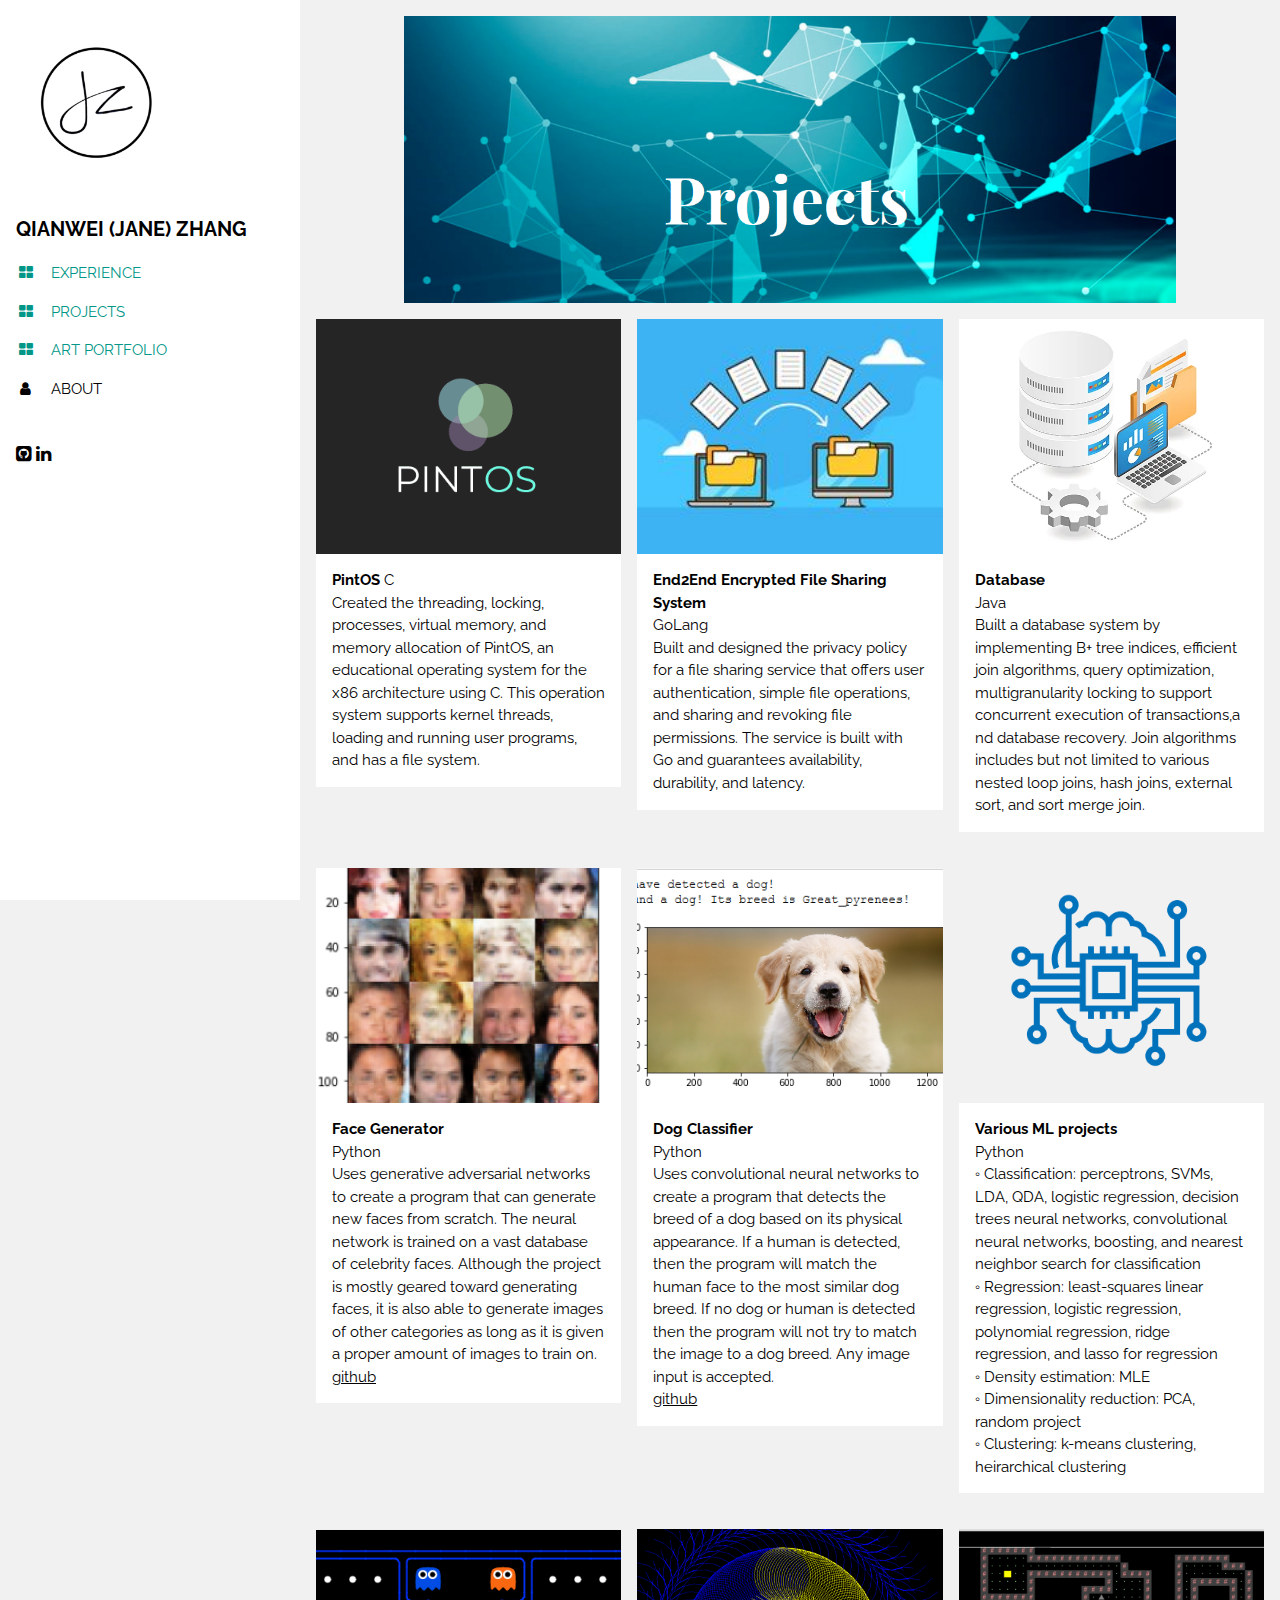
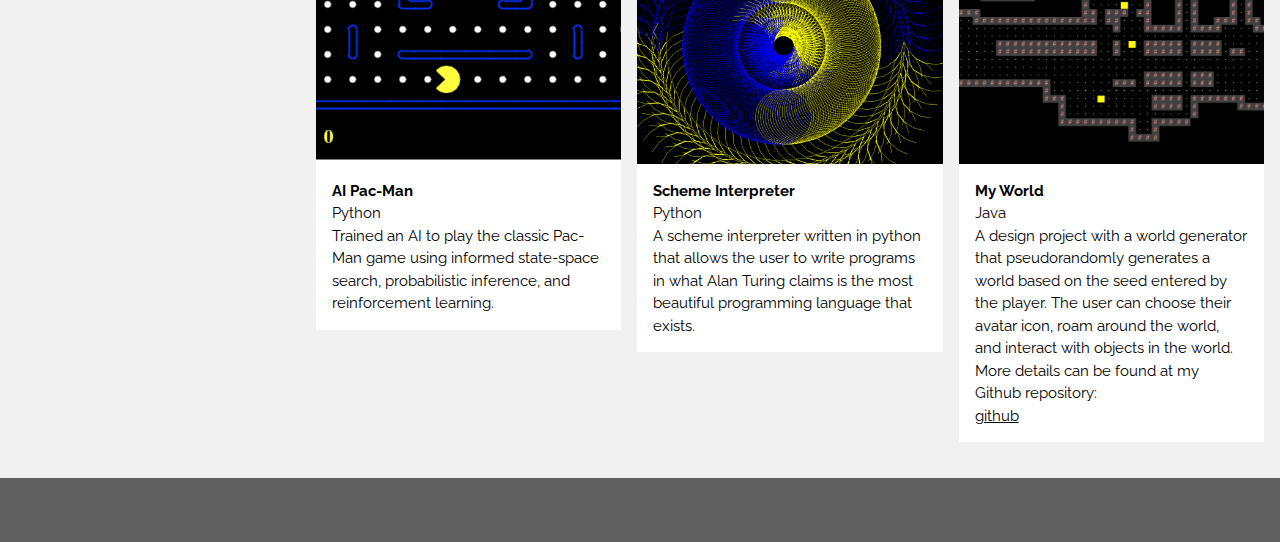
<file: projects.html>
<!DOCTYPE html>
<html>
<head>
<title>Jane Zhang Personal Website</title>
<meta charset="UTF-8">
<meta name="viewport" content="width=device-width, initial-scale=1">
<link rel="stylesheet" href="https://www.w3schools.com/w3css/4/w3.css">
<link rel="stylesheet" href="https://fonts.googleapis.com/css?family=Raleway">
<link rel="stylesheet" href="https://cdnjs.cloudflare.com/ajax/libs/font-awesome/4.7.0/css/font-awesome.min.css">
<link rel="stylesheet" href="styles.css">
<style>
body,h1,h2,h3,h4,h5,h6 {font-family: "Raleway", sans-serif}
</style>
</head>
<body class="w3-light-grey w3-content" style="max-width:1600px">

<!-- Sidebar/menu -->
<nav class="w3-sidebar w3-collapse w3-white w3-animate-left" style="z-index:3;width:300px;" id="mySidebar"><br>
  <div class="w3-container">
    <a href="#" onclick="w3_close()" class="w3-hide-large w3-right w3-jumbo w3-padding w3-hover-grey" title="close menu">
      <i class="fa fa-remove"></i>
    </a>
    <a href="index.html"><img src="images/home_logo.png" style="width:60%;" class="w3-round" ></a><br><br>
    <h4><b>QIANWEI (JANE) ZHANG</b></h4>
  </div>
  <div class="w3-bar-block">
    <a href="experience.html" onclick="w3_close()" class="w3-bar-item w3-button w3-padding w3-text-teal"><i class="fa fa-th-large fa-fw w3-margin-right"></i>EXPERIENCE</a> 
    <a href="projects.html" onclick="w3_close()" class="w3-bar-item w3-button w3-padding w3-text-teal"><i class="fa fa-th-large fa-fw w3-margin-right"></i>PROJECTS</a> 
    <a href="art_portfolio.html" onclick="w3_close()" class="w3-bar-item w3-button w3-padding w3-text-teal"><i class="fa fa-th-large fa-fw w3-margin-right"></i>ART PORTFOLIO</a> 
    <a href="about_me.html" onclick="w3_close()" class="w3-bar-item w3-button w3-padding"><i class="fa fa-user fa-fw w3-margin-right"></i>ABOUT<MEnu></MEnu></a> 
  </div>
  <div class="w3-panel w3-large">
    <a href="https://github.com/janezhang10"><i class="fa fa-github-square w3-hover-opacity" ></i></a>
    <a href="https://www.linkedin.com/in/qianwei-z/"><i class="fa fa-linkedin w3-hover-opacity" ></i></a>
  </div>
</nav>

<!-- Overlay effect when opening sidebar on small screens -->
<div class="w3-overlay w3-hide-large w3-animate-opacity" onclick="w3_close()" style="cursor:pointer" title="close side menu" id="myOverlay"></div>

<!-- !PAGE CONTENT! -->
<div class="w3-main" style="margin-left:300px">
  
  <span class="w3-button w3-hide-large w3-xxlarge w3-hover-text-grey" onclick="w3_open()"><i class="fa fa-bars"></i></span>
  
  <!-- Images of Me -->
  <div class="w3-row-padding w3-padding-16" id="about">
    <div style="display:block; margin-left:auto; margin-right:auto; width:80%">
      <img src="images/project_back.png" alt="project header" style="width:100%">
    </div>
  </div>

  <div class="w3-row-padding" style="margin-bottom: 20px;">
    <div class="w3-third w3-container">
      <img src="images/pintos.png" alt="pintos logo" class="project-card-image">
      <div class="w3-container w3-white">
        <p><b>PintOS</b>
        C<br>
        Created the threading, locking, processes, virtual memory, and memory allocation of PintOS, an educational operating system
          for the x86 architecture using C. This operation system supports kernel threads, loading and running user programs, and has a file system.
        </p>
      </div>
    </div>
    <div class="w3-third w3-container w3-margin-bottom">
      <img src="images/file_sharing.jpg" alt="file sharing logo" class="project-card-image">
      <div class="w3-container w3-white">
        <p><b>End2End Encrypted File Sharing System</b><br>
          GoLang<br>
          Built and designed the privacy policy for a file sharing service that offers user
          authentication, simple file operations, and sharing and revoking file permissions. The service is built with Go and
          guarantees availability, durability, and latency.
        </p>
      </div>
    </div>
    <div class="w3-third w3-container w3-margin-bottom">
      <img src="images/database.png" alt="database" class="project-card-image">
      <div class="w3-container w3-white">
        <p><b>Database</b><br>
          Java<br>
          Built a database system by implementing B+ tree indices, efficient join algorithms, query optimization,
          multigranularity locking to support concurrent execution of transactions,a nd database recovery. Join algorithms
          includes but not limited to various nested loop joins, hash joins, external sort, and sort merge join.
        </p>
      </div>
    </div>
  </div>

  <div class="w3-row-padding" style="margin-bottom: 20px;">
    <div class="w3-third w3-container w3-margin-bottom">
      <img src="images/face_generator.png" alt="face generator" class="project-card-image">
      <div class="w3-container w3-white">
        <p><b>Face Generator</b><br>
          Python<br>
          Uses generative adversarial networks to create a program that can generate new faces from scratch. The neural network is trained
          on a vast database of celebrity faces. Although the project is mostly geared toward generating faces, it is also able to generate
          images of other categories as long as it is given a proper amount of images to train on.<br>
          <a href="https://github.com/janezhang10/face_generator">github</a>
        </p>
      </div>
    </div>
    <div class="w3-third w3-container w3-margin-bottom">
      <img src="images/dog_classifier.png" alt="dog classifier" class="project-card-image">
      <div class="w3-container w3-white">
        <p><b>Dog Classifier</b><br>
          Python<br>
          Uses convolutional neural networks to create a program that detects the breed of a dog based on its physical appearance. If a human
          is detected, then the program will match the human face to the most similar dog breed. If no dog or human is detected then the program
          will not try to match the image to a dog breed. Any image input is accepted.<br>
          <a href="https://github.com/janezhang10/Dog-Classification">github</a>
        </p>
      </div>
    </div>
    <div class="w3-third w3-container w3-margin-bottom">
      <img src="images/ml_logo.png" alt="machine learning" class="project-card-image">
      <div class="w3-container w3-white">
        <p><b>Various ML projects</b><br>
          Python<br>
          ◦ Classification: perceptrons, SVMs, LDA, QDA, logistic regression, decision trees neural networks, convolutional neural networks, boosting,
          and nearest neighbor search for classification<br>
          ◦ Regression: least-squares linear regression, logistic regression, polynomial regression,
          ridge regression, and lasso for regression<br>
          ◦ Density estimation: MLE<br>
          ◦ Dimensionality reduction: PCA, random project<br>
          ◦ Clustering: k-means clustering, heirarchical clustering
        </p>
      </div>
    </div>
  </div>

  <div class="w3-row-padding" style="margin-bottom: 20px;">
    <div class="w3-third w3-container">
      <img src="images/pacman_game.jpg" alt="pacman" class="project-card-image">
      <div class="w3-container w3-white">
        <p><b>AI Pac-Man</b><br>
        Python<br>
          Trained an AI to play the classic Pac-Man game using informed state-space search, probabilistic inference, and
          reinforcement learning.
        </p>
      </div>
    </div>
    <div class="w3-third w3-container w3-margin-bottom">
      <img src="images/scheme.png" alt="scheme logo" class="project-card-image">
      <div class="w3-container w3-white">
        <p><b>Scheme Interpreter</b><br>
          Python<br>
          A scheme interpreter written in python that allows the user to write programs in what Alan Turing claims is the most
          beautiful programming language that exists.
        </p>
      </div>
    </div>
    <div class="w3-third w3-container w3-margin-bottom">
      <img src="images/byow.png" alt="database" class="project-card-image">
      <div class="w3-container w3-white">
        <p><b>My World</b><br>
          Java<br>
          A design project with a world generator that pseudorandomly generates a world based on the seed entered by the player.
          The user can choose their avatar icon, roam around the world, and interact with objects in the world. More details can
          be found at my Github repository:<br>
          <a href="https://github.com/janezhang10/my_world">github</a>
        </p>
      </div>
    </div>
  </div>
    
<!-- End page content -->
</div>

<script>
// Script to open and close sidebar
function w3_open() {
    document.getElementById("mySidebar").style.display = "block";
    document.getElementById("myOverlay").style.display = "block";
}
 
function w3_close() {
    document.getElementById("mySidebar").style.display = "none";
    document.getElementById("myOverlay").style.display = "none";
}
</script>

<footer class="w3-container w3-padding-32 w3-dark-grey">
  <div class="w3-row-padding">
  </div>
</footer>

</body>
</html>
</file>
<file: styles.css>
.art-card-image{
    width:100%;
    object-fit:cover;
    max-height:275px;
    max-width:100%;
}

.card-image{
    width:100%;
    object-fit:cover;
    max-height:300px;
    max-width:100%;
}

.volunteer-card-image{
    width:100%;
    object-fit:cover;
    max-height:250px;
    max-width:100%;
}

.project-card-image{
    width:100%;
    object-fit:cover;
    height:235px;
    width:100%;
}

.row {
    display: flex;
}
  
.column {
    flex: 50%;
}
</file>
